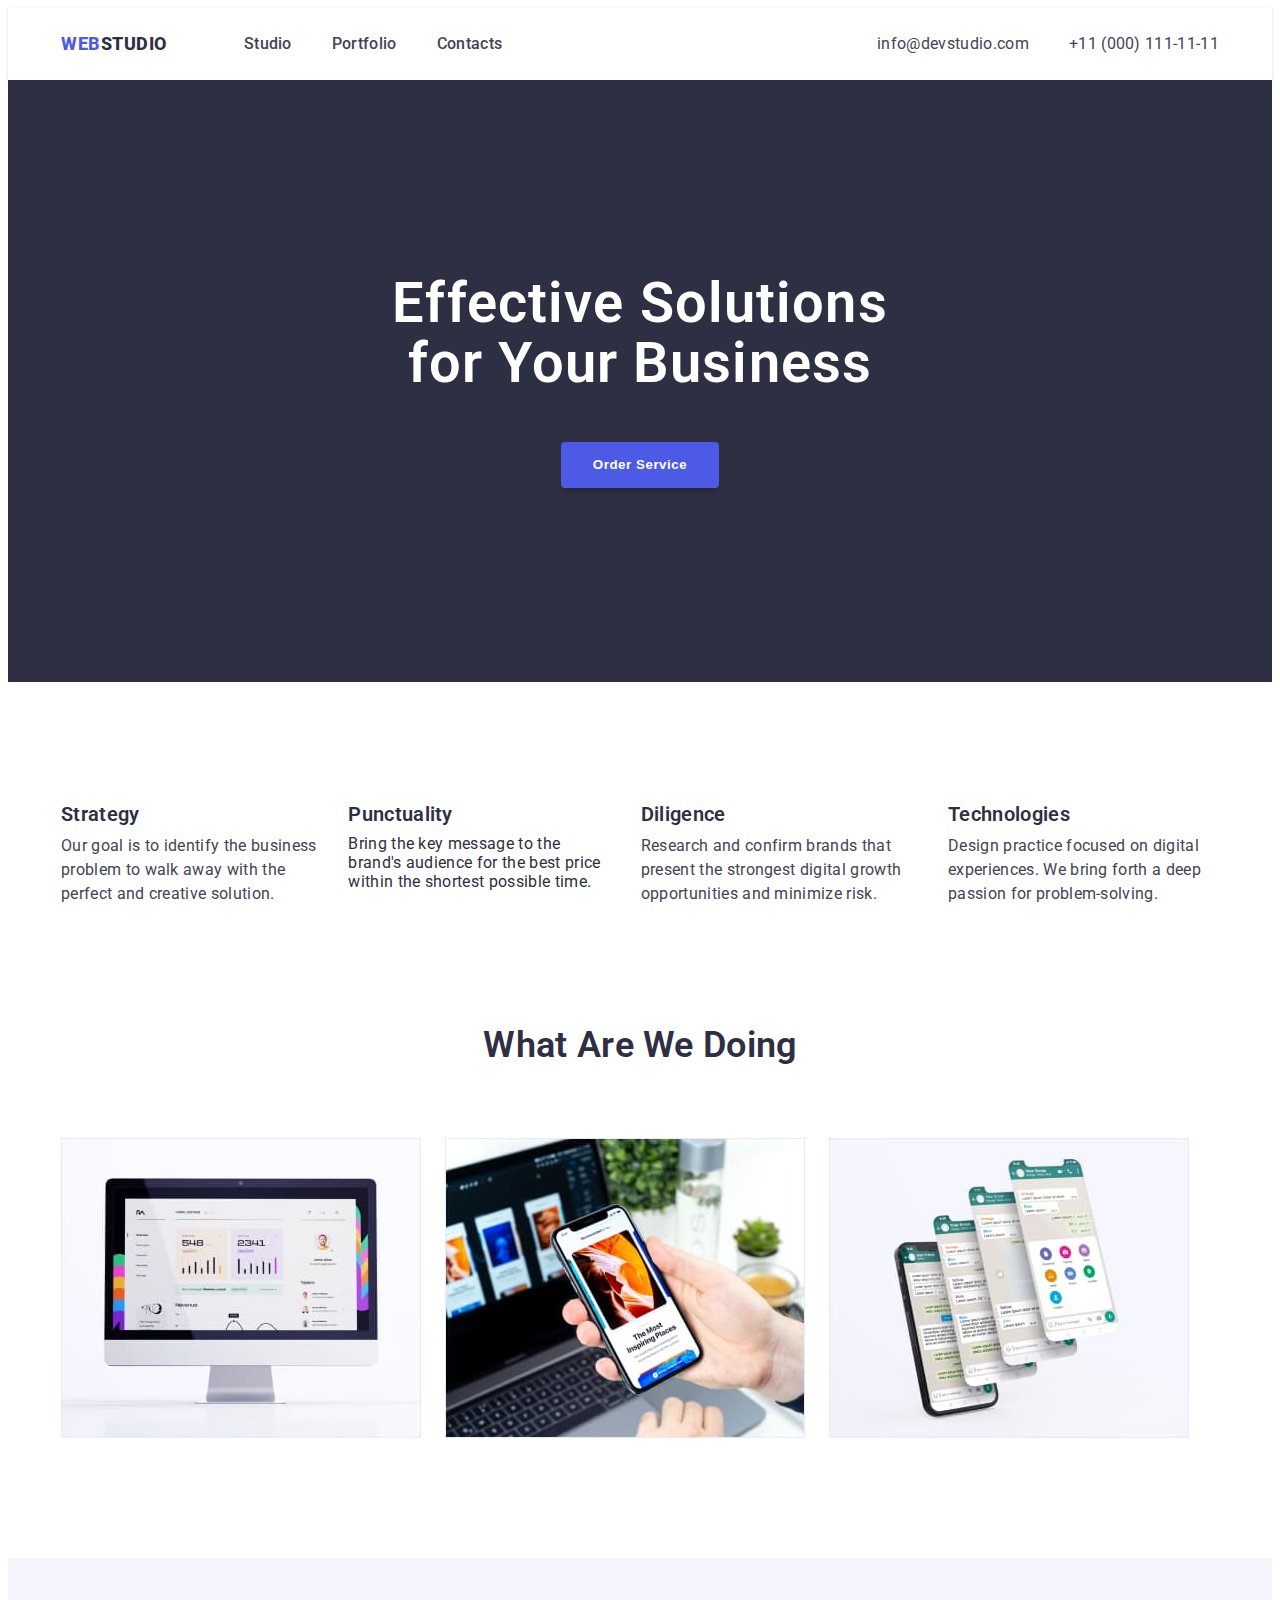
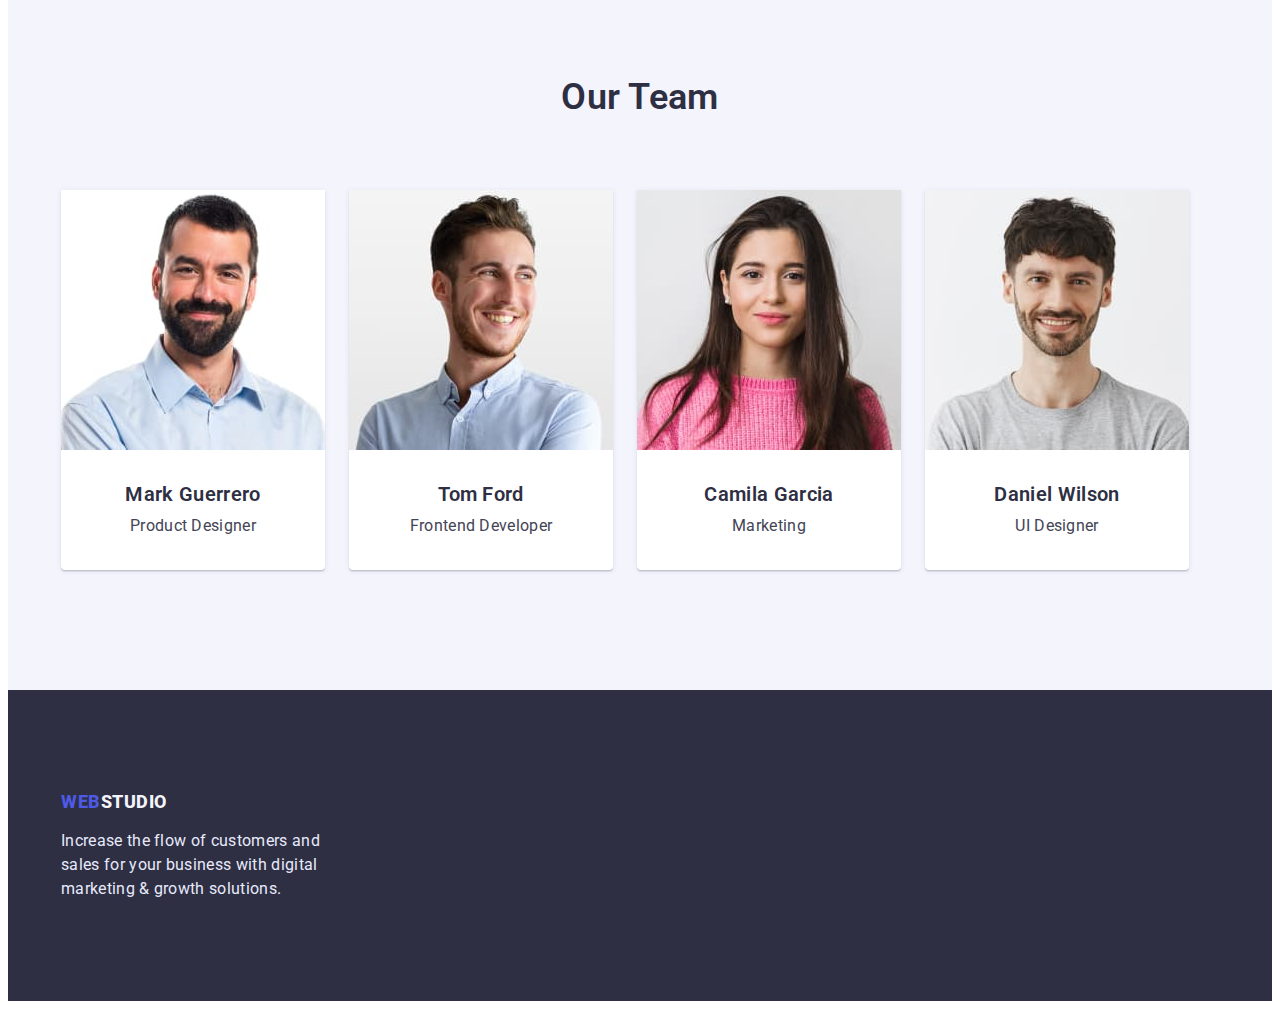
<file: index.html>
<!DOCTYPE html>
<html lang="en">
  <head>
    <meta charset="UTF-8" />
    <meta http-equiv="X-UA-Compatible" content="IE=edge" />
    <meta name="viewport" content="width=device-width, initial-scale=1.0" />
    <title>WebStudio</title>

    <!-- ______________FONTS____________ -->
    <link rel="preconnect" href="https://fonts.googleapis.com" />
    <link rel="preconnect" href="https://fonts.gstatic.com" crossorigin />
    <link
      href="https://fonts.googleapis.com/css2?family=Raleway:wght@700&family=Roboto:wght@400;500;700;900&display=swap"
      rel="stylesheet"
    />

    <!-- ________________NORMALIZER______________- -->
    <link
      rel="stylesheet"
      href="https://cdnjs.cloudflare.com/ajax/libs/modern-normalize/1.1.0/modern-normalize.min.css"
      integrity="sha512-wpPYUAdjBVSE4KJnH1VR1HeZfpl1ub8YT/NKx4PuQ5NmX2tKuGu6U/JRp5y+Y8XG2tV+wKQpNHVUX03MfMFn9Q=="
      crossorigin="anonymous"
      referrerpolicy="no-referrer"
    />

    <!-- _____________BASE STYLES____________ -->
    <link rel="stylesheet" href="./css/styles.css" />
  </head>
  <body class="body">
    <!-- _________________HEADER_________________- -->
    <header class="header">
      <div class="container header-flex">
        <nav class="header-nav">
          <a class="logo link" href="/webstudio">
            <span class="logo-web">Web</span>Studio</a
          >
          <ul class="header-list">
            <li class="nav-list">
              <a class="header-link link" href="./studio">Studio</a>
            </li>
            <li class="nav-list">
              <a class="header-link link" href="./portfolio.html">Portfolio</a>
            </li>
            <li class="nav-list">
              <a class="header-link link" href="./contacts">Contacts</a>
            </li>
          </ul>
        </nav>

        <ul class="contact-list">
          <li>
            <a class="contact-link link" href="mailto:info@devstudio.com"
              >info@devstudio.com</a
            >
          </li>

          <li>
            <a class="contact-link link" href="tel:+11(000)111-11-11"
              >+11 (000) 111-11-11</a
            >
          </li>
        </ul>
      </div>
    </header>

    <!-- _____________HERO_____________ -->
    <main>
      <section class="hero section">
        <div class="container">
          <h1 class="hero-title">Effective Solutions for Your Business</h1>
          <button class="hero-button button-hero" type="button">
            Order Service
          </button>
        </div>
      </section>

      <!-- _____________BENEFITS_____________ -->
      <section class="section benefits">
        <div class="container">
          <h2 hidden>Benefist</h2>
          <ul class="benefits-list">
            <li class="benefits-item">
              <h3 class="benefits-head-h3">Strategy</h3>
              <p class="benefits-description">
                Our goal is to identify the business problem to walk away with
                the perfect and creative solution.
              </p>
            </li>
            <li>
              <h3 class="benefits-head-h3">Punctuality</h3>
              <p class="description">
                Bring the key message to the brand's audience for the best price
                within the shortest possible time.
              </p>
            </li>
            <li>
              <h3 class="benefits-head-h3">Diligence</h3>
              <p class="benefits-description">
                Research and confirm brands that present the strongest digital
                growth opportunities and minimize risk.
              </p>
            </li>
            <li>
              <h3 class="benefits-head-h3">Technologies</h3>
              <p class="benefits-description">
                Design practice focused on digital experiences. We bring forth a
                deep passion for problem-solving.
              </p>
            </li>
          </ul>
        </div>
      </section>

      <!-- _______________WHAT ARE WE DOING____________ -->
      <section class="section">
        <div class="container">
          <h2 class="section-title">What are we doing</h2>
          <ul class="main-image-list">
            <li>
              <img
                src="./img/image-1.jpg"
                alt="computer"
                width="360"
                height="300"
              />
            </li>
            <li>
              <img
                src="./img/image-2.jpg"
                alt="tel+comp"
                width="360"
                height="300"
              />
            </li>
            <li>
              <img src="./img/image-3.jpg" alt="tel" width="360" height="300" />
            </li>
          </ul>
        </div>
      </section>

      <!-- _________________OUR TEAM_____________- -->
      <section class="team-section section">
        <div class="container">
          <h2 class="section-title">Our Team</h2>
          <ul class="team-list">
            <li class="team-item">
              <img src="./img/team-1.jpg" alt="mark" width="264" height="260" />
              <div class="team-wrapper">
              <h3 class="team-name">Mark Guerrero</h3>
              <p class="team-descriptiom">Product Designer</p>
              </div>
            </li>
            <li class="team-item">
              <img src="./img/team-2.jpg" alt="tom" width="264" height="260" />
              <div class="team-wrapper">
              <h3 class="team-name">Tom Ford</h3>
              <p class="team-descriptiom">Frontend Developer</p>
              </div>
            </li>

            <li class="team-item">
              <img
                src="./img/team-3.jpg"
                alt="camila"
                width="264"
                height="260"
              />
              <div class="team-wrapper">
              <h3 class="team-name">Camila Garcia</h3>
              <p class="team-descriptiom">Marketing</p>
              </div>
            </li>
            <li class="team-item">
              <img
                src="./img/team-4.jpg"
                alt="daniel"
                width="264"
                height="260"
              />
              <div class="team-wrapper">
              <h3 class="team-name">Daniel Wilson</h3>
              <p class="team-descriptiom">UI Designer</p>
              </div>
            </li>
          </ul>
        </div>
      </section>
    </main>

    <!-- ______________FOOTER_______________- -->
    <footer class="footer">
      <div class="container">
        <a class="logo-footer link" href="/webstudio">
          <span class="logo-web">Web</span>Studio</a
        >
        <p class="footer-description">
          Increase the flow of customers and sales for your business with
          digital marketing & growth solutions.
        </p>
      </div>
    </footer>
  </body>
</html>
</file>
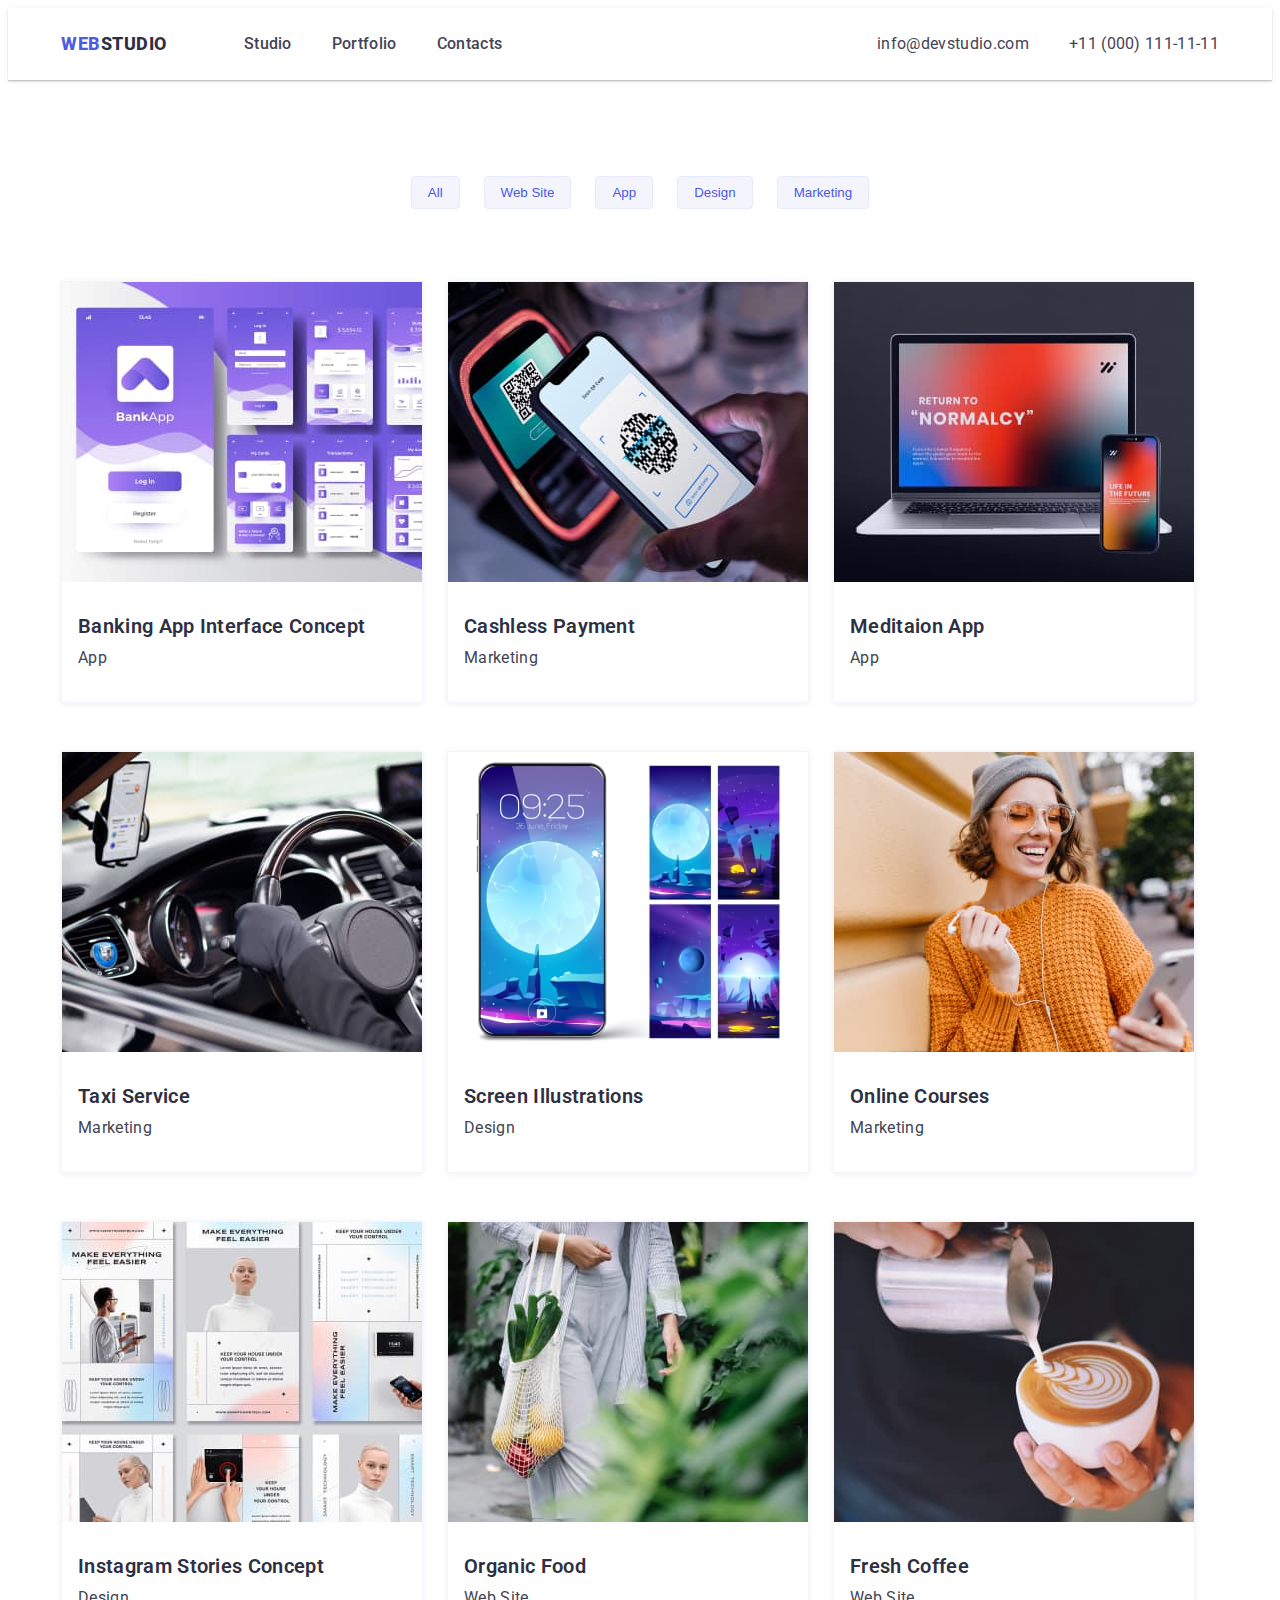
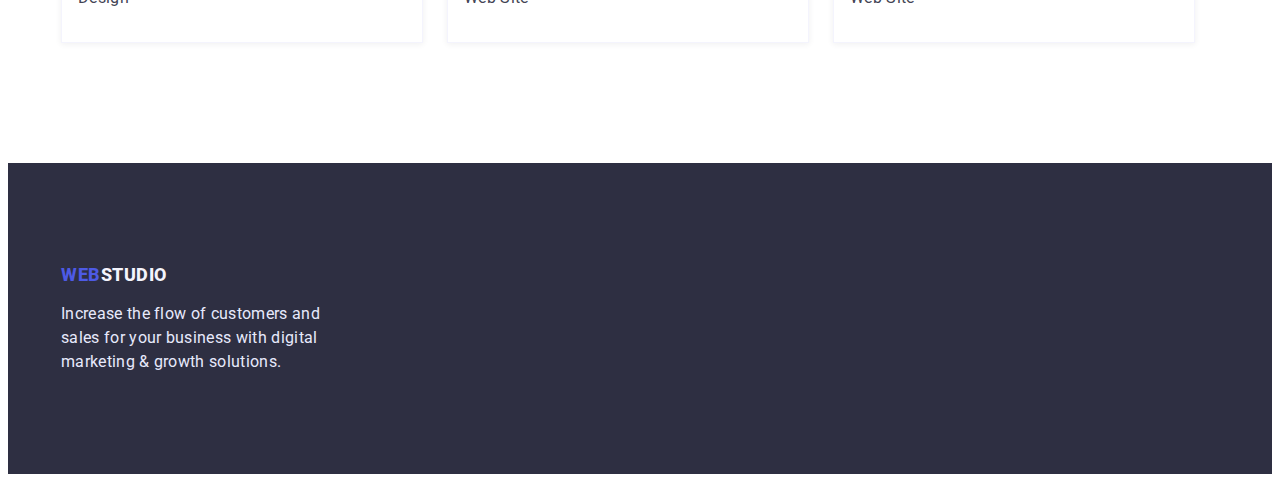
<file: portfolio.html>
<!DOCTYPE html>
<html lang="en">
  <head>
    <meta charset="UTF-8" />
    <meta http-equiv="X-UA-Compatible" content="IE=edge" />
    <meta name="viewport" content="width=device-width, initial-scale=1.0" />
    <title>Portfolio</title>

    <!-- _______________FONTS_______________ -->

    <link rel="preconnect" href="https://fonts.googleapis.com" />
    <link rel="preconnect" href="https://fonts.gstatic.com" crossorigin />
    <link
      href="https://fonts.googleapis.com/css2?family=Raleway:wght@700&family=Roboto:wght@400;500;700;900&display=swap"
      rel="stylesheet"
    />

    <!-- _________________NORMALIZER_________________ -->

    <link
      rel="stylesheet"
      href="https://cdnjs.cloudflare.com/ajax/libs/modern-normalize/1.1.0/modern-normalize.min.css"
      integrity="sha512-wpPYUAdjBVSE4KJnH1VR1HeZfpl1ub8YT/NKx4PuQ5NmX2tKuGu6U/JRp5y+Y8XG2tV+wKQpNHVUX03MfMFn9Q=="
      crossorigin="anonymous"
      referrerpolicy="no-referrer"
    />

    <!-- __________________BASE STYLES________________ -->

    <link rel="stylesheet" href="./css/styles.css" />
  </head>
  <body clas="body">
    <!-- ________________HEADER_______________ -->
    <header class="header">
      <div class="container header-flex">
        <nav class="header-nav">
          <a class="logo link" href="/webstudio">
            <span class="logo-web">Web</span>Studio</a
          >
          <ul class="header-list">
            <li class="nav-list">
              <a class="header-link link" href="./studio">Studio</a>
            </li>
            <li class="nav-list">
              <a class="header-link link" href="./portfolio.html">Portfolio</a>
            </li>
            <li class="nav-list">
              <a class="header-link link" href="./contacts">Contacts</a>
            </li>
          </ul>
        </nav>

        <ul class="contact-list">
          <li>
            <a class="contact-link link" href="mailto:info@devstudio.com"
              >info@devstudio.com</a
            >
          </li>

          <li>
            <a class="contact-link link" href="tel:+11(000)111-11-11"
              >+11 (000) 111-11-11</a
            >
          </li>
        </ul>
      </div>
    </header>

    <main>
      <!-- __________________FILTER________________ -->
      <section class="portfolio-section section">
        <div class="container">
          <h1 hidden>Filter</h1>
          <ul class="button-list">
            <li>
              <button class="filter-button button-filter" type="buttom">
                All
              </button>
            </li>
            <li>
              <button class="filter-button button-filter" type="buttom">
                Web Site
              </button>
            </li>
            <li>
              <button class="filter-button button-filter" type="buttom">
                App
              </button>
            </li>
            <li>
              <button class="filter-button button-filter" type="buttom">
                Design
              </button>
            </li>
            <li>
              <button class="filter-button button-filter" type="buttom">
                Marketing
              </button>
            </li>
          </ul>
          <!-- _______________GALLERY_____________ -->
          <ul class="gallery-list">
            <li class="gallery-item">
              <img
                src="./img/gallery-1.jpg"
                alt="banking-interface"
                width="360"
                height="300"
              />
              <div class="project-wrapper">
                <h2 class="gallery-titles">Banking App Interface Concept</h2>
                <p class="gallery-program">App</p>
              </div>
            </li>
            <li class="gallery-item">
              <img
                src="./img/gallery-2.jpg"
                alt="cashless-payment"
                width="360"
                height="300"
              />
              <div class="project-wrapper">
                <h2 class="gallery-titles">Cashless Payment</h2>
                <p class="gallery-program">Marketing</p>
              </div>
            </li>
            <li class="gallery-item">
              <img
                src="./img/gallery-3.jpg"
                alt="meditation-app"
                width="360"
                height="300"
              />
              <div class="project-wrapper">
                <h2 class="gallery-titles">Meditaion App</h2>
                <p class="gallery-program">App</p>
              </div>
            </li>
            <li class="gallery-item">
              <img
                src="./img/gallery-4.jpg"
                alt="taxi-service"
                width="360"
                height="300"
              />
              <div class="project-wrapper">
                <h2 class="gallery-titles">Taxi Service</h2>
                <p class="gallery-program">Marketing</p>
              </div>
            </li>
            <li class="gallery-item">
              <img
                src="./img/gallery-5.jpg"
                alt="screen-illustrations"
                width="360"
                height="300"
              />
              <div class="project-wrapper">
                <h2 class="gallery-titles">Screen Illustrations</h2>
                <p class="gallery-program">Design</p>
              </div>
            </li>
            <li class="gallery-item">
              <img
                src="./img/gallery-6.jpg"
                alt="online-courses"
                width="360"
                height="300"
              />
              <div class="project-wrapper">
                <h2 class="gallery-titles">Online Courses</h2>
                <p class="gallery-program">Marketing</p>
              </div>
            </li>
            <li class="gallery-item">
              <img
                src="./img/gallery-7.jpg"
                alt="instagram-stories"
                width="360"
                height="300"
              />
              <div class="project-wrapper">
                <h2 class="gallery-titles">Instagram Stories Concept</h2>
                <p class="gallery-program">Design</p>
              </div>
            </li>
            <li class="gallery-item">
              <img
                src="./img/gallery-8.jpg"
                alt="organic-food"
                width="360"
                height="300"
              />
              <div class="project-wrapper">
                <h2 class="gallery-titles">Organic Food</h2>
                <p class="gallery-program">Web Site</p>
              </div>
            </li>
            <li class="gallery-item">
              <img
                src="./img/gallery-9.jpg"
                alt="fresh-coffee"
                width="360"
                height="300"
              />
              <div class="project-wrapper">
                <h2 class="gallery-titles">Fresh Coffee</h2>
                <p class="gallery-program">Web Site</p>
              </div>
            </li>
          </ul>
        </div>
      </section>
    </main>

    <footer class="footer">
      <div class="container">
        <a class="logo-footer link" href="/webstudio">
          <span class="logo-web">Web</span>Studio</a
        >
        <p class="footer-description">
          Increase the flow of customers and sales for your business with
          digital marketing & growth solutions.
        </p>
      </div>
    </footer>
  </body>
</html>
</file>
<file: css/styles.css>
:root {
  --color-NAVY-BLUE: #2e2f42;
  --color-SLATE: #434455;
  --color-CORNFLOWER: #e7e9fc;
  --color-IRIS: #4d5ae5;
  --color-CLOUD: #f4f4fd;
  --color-WHITE: #ffffff;
}

*,
*::before,
*::after {
  padding: 0;
}

.container {
  max-width: 1158px;
  margin: 0 auto;
  padding-left: 15px;
  padding-right: 15px;
}

body {
  font-family: "Roboto", "Raleway", sans-serif;
  font-size: 16px;
  color: var(--color-NAVY-BLUE);
  background-color: var(--color-WHITE);
  letter-spacing: 0.02em;
}

img {
  display: block;
  max-width: 100%;
  height: auto;
}

/* _____________RESET____________ */

h1,
h2,
h3,
h4,
h5,
h6,
p {
  margin: 0;
}

ul {
  margin: 0;
}

p {
  margin: 0;
}

/* ____________SECTION PADDING___________ */

.section {
  padding-top: 120px;
  padding-bottom: 120px;
}

/* _____________HEADER______________ */

.header {
  box-shadow: 0px 2px 1px rgba(46, 47, 66, 0.08),
    0px 1px 1px rgba(46, 47, 66, 0.16), 0px 1px 6px rgba(46, 47, 66, 0.08);
}

.header-flex {
  display: flex;
  align-items: center;
}

.header-nav {
  display: flex;
  align-items: center;
}

.logo {
  font-weight: 800;
  font-size: 18px;
  line-height: 1.3;
  letter-spacing: 0.03em;
  text-transform: uppercase;
  color: var(--color-NAVY-BLUE);
}

.logo-web {
  color: var(--color-IRIS);
}

.logo:focus {
  color: var(--color-IRIS);
}

.link {
  text-decoration: none;
}

.header-list {
  display: flex;
  list-style: none;
  gap: 40px;
  margin-left: 77px;
}

.header-link {
  display: block;
  text-decoration: none;
  font-weight: 500;
  line-height: 1.5;
  color: var(--color-SLATE);
  padding-top: 24px;
  padding-bottom: 24px;
}

.header-link:hover,
.header-link:focus {
  color: var(--color-IRIS);
}

.contact-list {
  display: flex;
  list-style: none;
  gap: 40px;
  margin-left: auto;
}

.contact-link {
  text-decoration: none;
  line-height: 1.5;
  color: var(--color-SLATE);
}

.link:hover,
.link:focus {
  color: var(--color-IRIS);
}

/* ________________MAIN________________ */

/* __________TITLE SECTION________ */

.hero {
  text-align: center;
  padding: 194px 0;
  background-color: var(--color-NAVY-BLUE);
}

.hero-title {
  font-weight: 600;
  font-size: 56px;
  line-height: 1.07;
  text-align: center;
  letter-spacing: 0.02em;
  color: var(--color-WHITE);
  margin-bottom: 48px;
  margin-left: auto;
  margin-right: auto;
  width: 500px;
}

.hero-button {
  font-weight: 600;
  line-height: 1.1;
  padding: 16px 32px;
  letter-spacing: 0.04em;
  color: var(--color-WHITE);
  background: var(--color-IRIS);
  box-shadow: 0px 4px 4px rgba(0, 0, 0, 0.15);
  border-radius: 4px;
  cursor: pointer;
  border: none;
}

.button-hero:hover,
.button-hero:focus {
  color: var(--color-IRIS);
  background: var(--color-WHITE);
}

/* ______________BENEFITS_____________ */

.benefits {
  padding-bottom: 0;
}

.benefits-list {
  list-style: none;
  display: flex;
  gap: 24px;
}

.benefits-head-h3 {
  font-weight: 600;
  font-size: 20px;
  line-height: 1.2;
  margin-bottom: 8px;
}
.benefits-description {
  line-height: 1.5;
  color: var(--color-SLATE);
}

/* ___________WHAT ARE WE DOING________ */

.section-title {
  font-weight: 600;
  font-size: 36px;
  line-height: 1.1;
  text-align: center;
  text-transform: capitalize;
  margin-bottom: 72px;
}
.main-image-list {
  list-style: none;
  display: flex;
  gap: 24px;
}

/* _____________OUR TEAM____________ */

.team-section {
  background: var(--color-CLOUD);
}

.section-title {
  font-weight: 600;
  font-size: 36px;
  line-height: 1.1;
  text-align: center;
  text-transform: capitalize;
  margin-bottom: 72px;
}

.team-list {
  list-style: none;
  display: flex;
  gap: 24px;
}

.team-item {
  width: 264px;
  background: #ffffff;
  box-shadow: 0px 1px 6px rgba(46, 47, 66, 0.08),
    0px 1px 1px rgba(46, 47, 66, 0.16), 0px 2px 1px rgba(46, 47, 66, 0.08);
  border-radius: 0px 0px 4px 4px;
}

.team-wrapper {
  padding-top: 32px;
  padding-bottom: 32px;
  text-align: center;
}

.team-name {
  font-weight: 600;
  font-size: 20px;
  line-height: 1.2;
  margin-bottom: 8px;
}
.team-descriptiom {
  line-height: 1.5;
  color: var(--color-SLATE);
}

/* ___________FOOTER__________ */

.footer {
  padding-top: 100px;
  padding-bottom: 100px;
  background: var(--color-NAVY-BLUE);
}

.logo-footer {
  display: block;
  font-weight: 800;
  font-size: 18px;
  line-height: 1.3;
  letter-spacing: 0.03em;
  color: var(--color-CLOUD);
  text-transform: uppercase;
  margin-bottom: 16px;
}

.logo-web {
  color: var(--color-IRIS);
}

.logo-footer:hover,
.logo-footer:focus {
  color: var(--color-IRIS);
}

.footer-description {
  width: 264px;
  line-height: 1.5;
  color: var(--color-CORNFLOWER);
}

/* ______________PORTFOLIO PAGE______________ */

/* _______________FILTER_____________ */

.portfolio-section {
  padding-top: 96px;
}

.button-list {
  display: flex;
  flex-direction: row;
  justify-content: center;
  align-items: center;
  margin-bottom: 72px;
  margin-left: auto;
  margin-right: auto;
  gap: 24px;
}

.filter-button {
  color: var(--color-IRIS);
  background: var(--color-CLOUD);
  border: 1px solid var(--color-CORNFLOWER);
  border-radius: 4px;
  padding: 8px 16px;
  cursor: pointer;
}

.button-filter:hover,
.button-filter:focus {
  color: var(--color-WHITE);
  background: var(--color-IRIS);
}

.button-list {
  list-style: none;
}

/*_________________GALERY________________ */

.gallery-list {
  display: flex;
  flex-wrap: wrap;
  list-style: none;
  row-gap: 48px;
  column-gap: 24px;
}

.gallery-item {
  width: 360px;
  border: 0.5px solid var(--color-CLOUD);
  box-shadow: 0px 1px 6px rgba(46, 47, 66, 0.08);
}

.gallery-item:nth-child(3n) {
  margin-right: 0;
  margin-bottom: 0;
}

.project-wrapper {
  padding-top: 32px;
  padding-bottom: 32px;
  padding-left: 16px;
}

.gallery-titles {
  font-weight: 600;
  font-size: 20px;
  line-height: 1.2;
  margin-bottom: 8px;
}
.gallery-program {
  line-height: 1.5;
  color: var(--color-SLATE);
}
</file>
